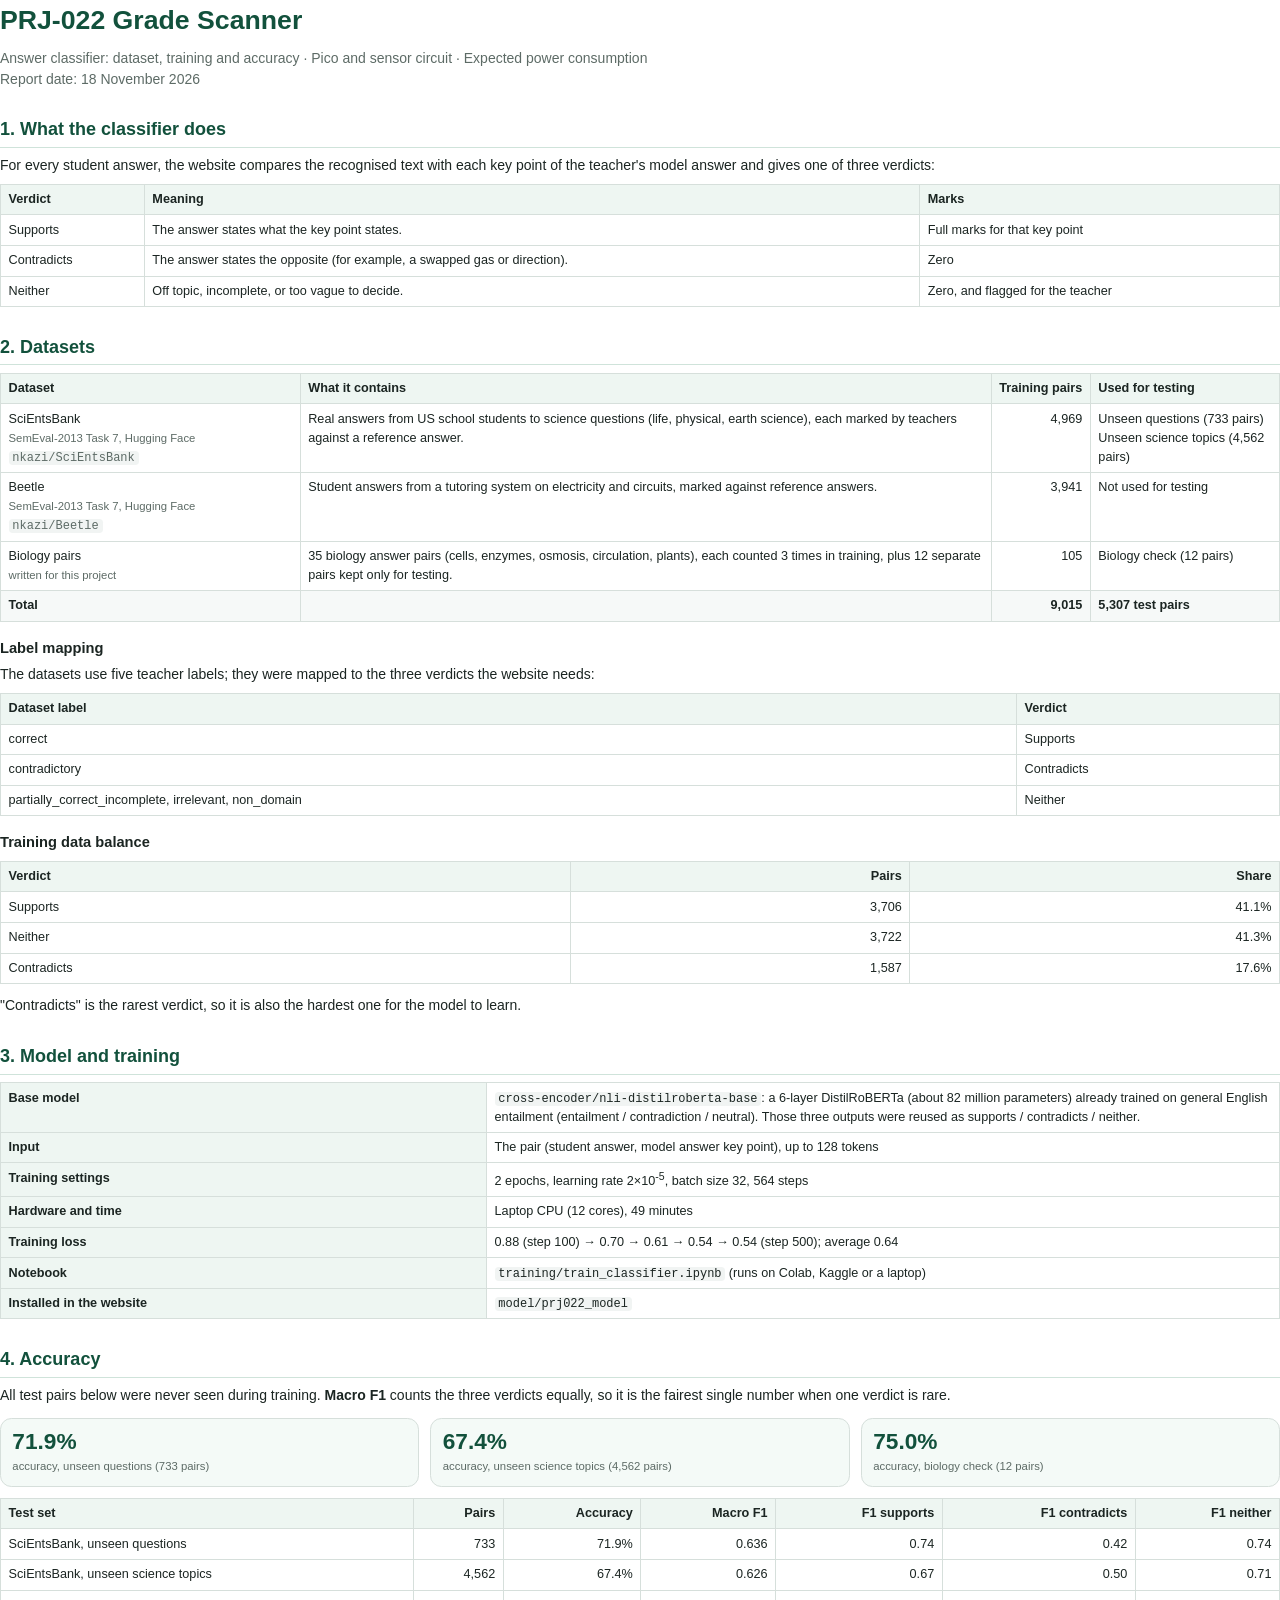
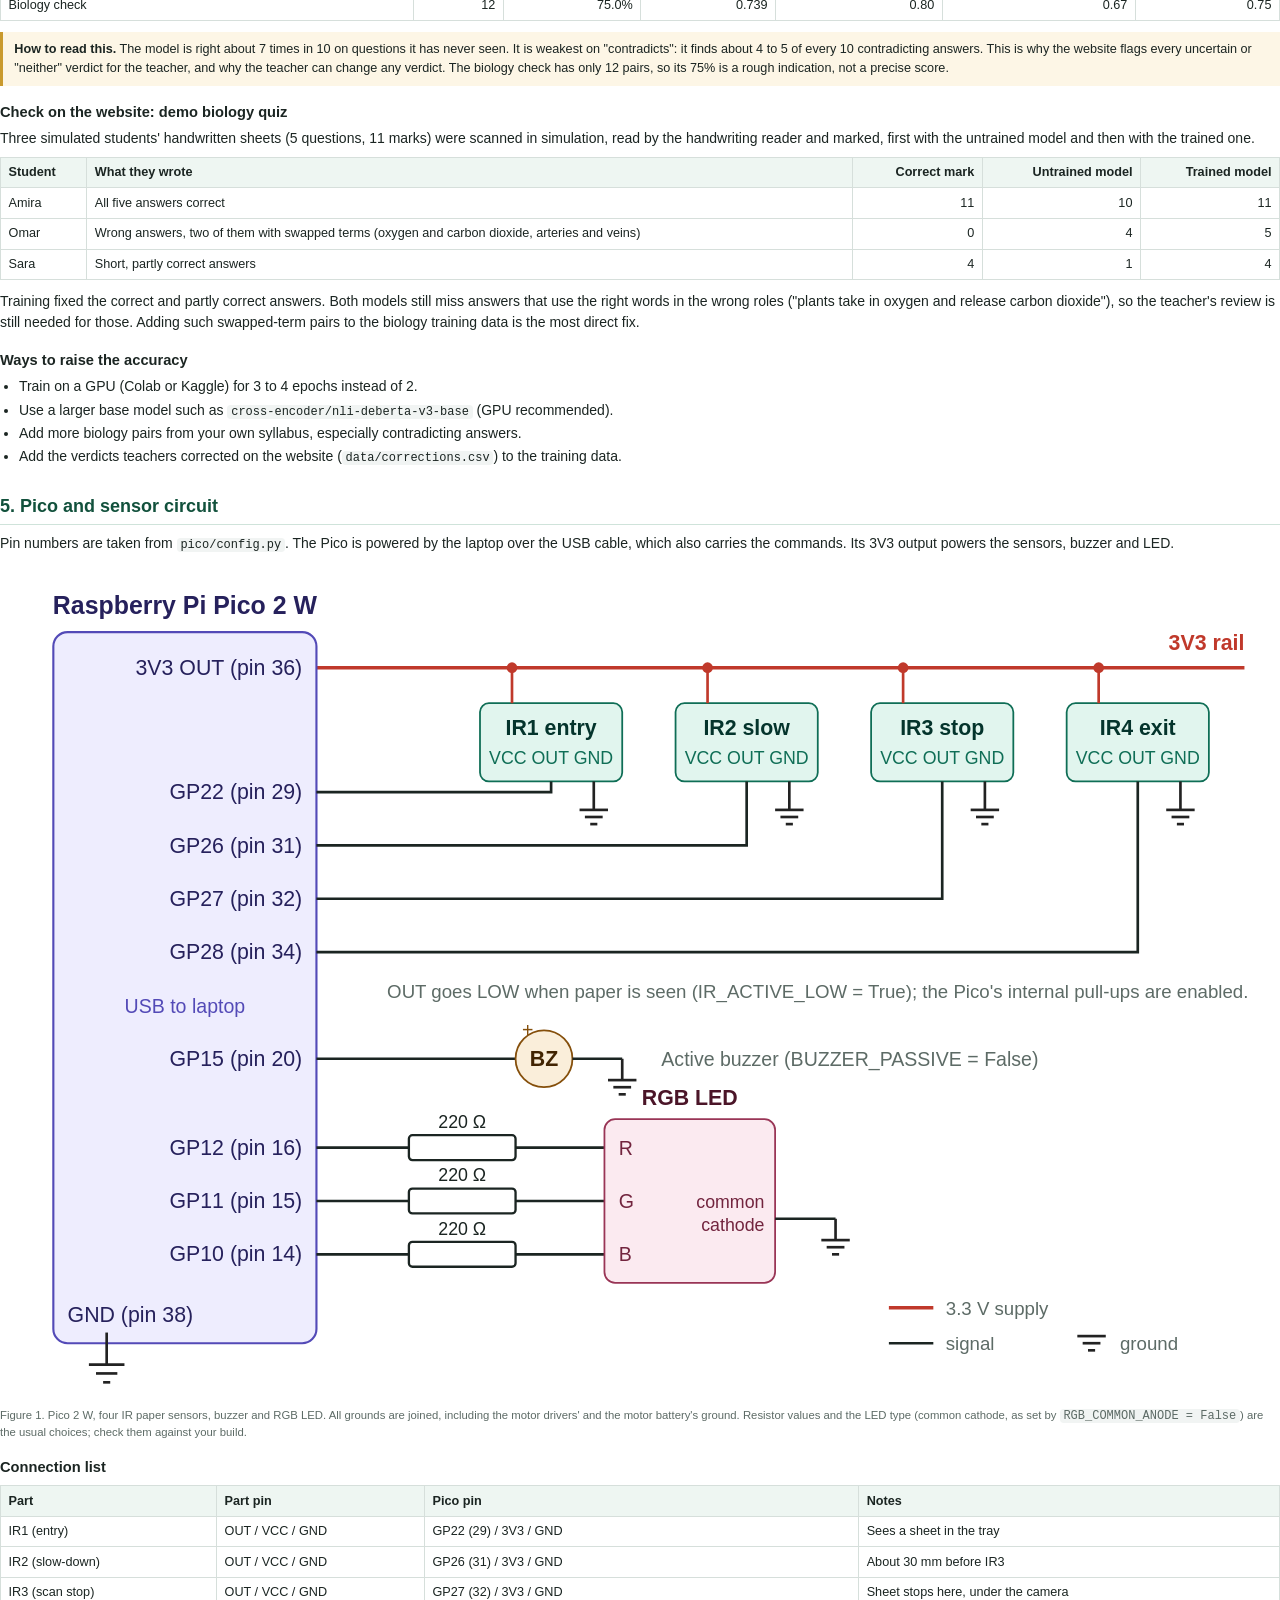
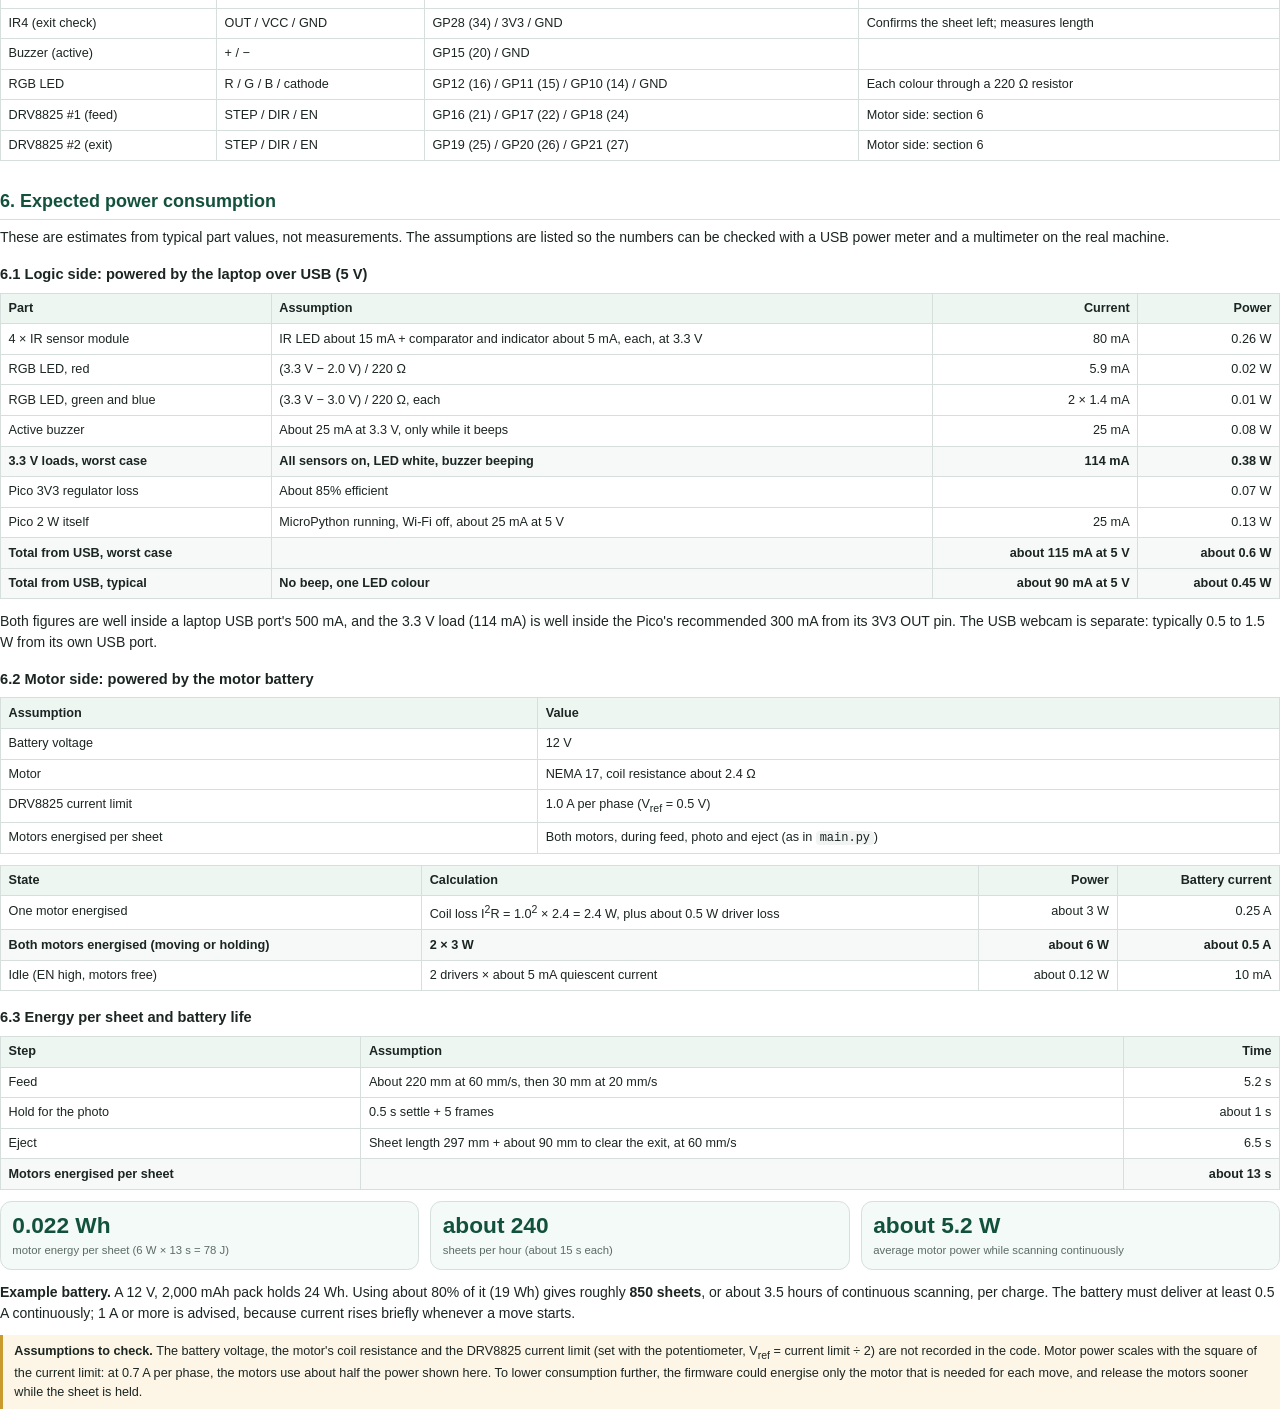
<file: docs/report.html>
<!doctype html>
<html lang="en">
<head>
<meta charset="utf-8">
<title>PRJ-022 Grade Scanner: model, dataset and power report</title>
<style>
  @page { size: A4; margin: 16mm 15mm 16mm 15mm; }
  * { box-sizing: border-box; }
  body { font: 10.5pt/1.5 "Segoe UI", Arial, sans-serif; color: #1b2522; margin: 0; }
  h1 { font-size: 20pt; margin: 0 0 2mm; color: #12513c; }
  h2 { font-size: 13.5pt; margin: 7mm 0 2mm; color: #12513c; border-bottom: 1.5px solid #cfe3da; padding-bottom: 1mm; }
  h3 { font-size: 11pt; margin: 4mm 0 1.5mm; }
  h2, h3 { page-break-after: avoid; }
  p { margin: 1.5mm 0; }
  .sub { color: #5d6b66; margin-bottom: 4mm; }
  table { border-collapse: collapse; width: 100%; margin: 2mm 0 3mm; font-size: 9.5pt; page-break-inside: avoid; }
  th, td { border: 1px solid #d6dfdb; padding: 1.4mm 2mm; text-align: left; vertical-align: top; }
  th { background: #eef6f2; font-weight: 600; }
  td.n, th.n { text-align: right; white-space: nowrap; }
  tr.total td { font-weight: 600; background: #f6f9f8; }
  .box { border: 1px solid #d6dfdb; border-radius: 3mm; padding: 3mm 4mm; margin: 3mm 0; background: #fafcfb; page-break-inside: avoid; }
  .note { border-left: 3px solid #c99a2e; background: #fdf6e6; padding: 2mm 3mm; margin: 3mm 0; font-size: 9.5pt; page-break-inside: avoid; }
  .kpis { display: flex; gap: 3mm; margin: 3mm 0; }
  .kpi { flex: 1; border: 1px solid #d6dfdb; border-radius: 3mm; padding: 2.5mm 3mm; background: #f4faf7; }
  .kpi b { display: block; font-size: 17pt; color: #12513c; line-height: 1.2; }
  .kpi span { font-size: 8.5pt; color: #5d6b66; }
  .figure { page-break-inside: avoid; margin: 2mm 0 1mm; }
  .caption { font-size: 8.5pt; color: #5d6b66; margin-top: 1mm; }
  .page-break { page-break-before: always; }
  code { font: 9pt Consolas, monospace; background: #f1f4f3; padding: 0 1mm; border-radius: 1mm; }
  ul { margin: 1mm 0 2mm; padding-left: 5mm; }
  li { margin: 0.6mm 0; }
</style>
</head>
<body>

<h1>PRJ-022 Grade Scanner</h1>
<div class="sub">Answer classifier: dataset, training and accuracy &middot; Pico and sensor circuit &middot; Expected power consumption<br>
Report date: 18 November 2026</div>

<h2>1. What the classifier does</h2>
<p>For every student answer, the website compares the recognised text with each key point of the
teacher's model answer and gives one of three verdicts:</p>
<table>
  <tr><th>Verdict</th><th>Meaning</th><th>Marks</th></tr>
  <tr><td>Supports</td><td>The answer states what the key point states.</td><td>Full marks for that key point</td></tr>
  <tr><td>Contradicts</td><td>The answer states the opposite (for example, a swapped gas or direction).</td><td>Zero</td></tr>
  <tr><td>Neither</td><td>Off topic, incomplete, or too vague to decide.</td><td>Zero, and flagged for the teacher</td></tr>
</table>

<h2>2. Datasets</h2>
<table>
  <tr><th>Dataset</th><th>What it contains</th><th class="n">Training pairs</th><th>Used for testing</th></tr>
  <tr><td>SciEntsBank<br><span class="caption">SemEval-2013 Task 7, Hugging Face <code>nkazi/SciEntsBank</code></span></td>
      <td>Real answers from US school students to science questions (life, physical, earth science), each marked by teachers against a reference answer.</td>
      <td class="n">4,969</td><td>Unseen questions (733 pairs)<br>Unseen science topics (4,562 pairs)</td></tr>
  <tr><td>Beetle<br><span class="caption">SemEval-2013 Task 7, Hugging Face <code>nkazi/Beetle</code></span></td>
      <td>Student answers from a tutoring system on electricity and circuits, marked against reference answers.</td>
      <td class="n">3,941</td><td>Not used for testing</td></tr>
  <tr><td>Biology pairs<br><span class="caption">written for this project</span></td>
      <td>35 biology answer pairs (cells, enzymes, osmosis, circulation, plants), each counted 3 times in training, plus 12 separate pairs kept only for testing.</td>
      <td class="n">105</td><td>Biology check (12 pairs)</td></tr>
  <tr class="total"><td>Total</td><td></td><td class="n">9,015</td><td>5,307 test pairs</td></tr>
</table>

<h3>Label mapping</h3>
<p>The datasets use five teacher labels; they were mapped to the three verdicts the website needs:</p>
<table>
  <tr><th>Dataset label</th><th>Verdict</th></tr>
  <tr><td>correct</td><td>Supports</td></tr>
  <tr><td>contradictory</td><td>Contradicts</td></tr>
  <tr><td>partially_correct_incomplete, irrelevant, non_domain</td><td>Neither</td></tr>
</table>

<h3>Training data balance</h3>
<table>
  <tr><th>Verdict</th><th class="n">Pairs</th><th class="n">Share</th></tr>
  <tr><td>Supports</td><td class="n">3,706</td><td class="n">41.1%</td></tr>
  <tr><td>Neither</td><td class="n">3,722</td><td class="n">41.3%</td></tr>
  <tr><td>Contradicts</td><td class="n">1,587</td><td class="n">17.6%</td></tr>
</table>
<p>"Contradicts" is the rarest verdict, so it is also the hardest one for the model to learn.</p>

<h2>3. Model and training</h2>
<table>
  <tr><th style="width:38%">Base model</th><td><code>cross-encoder/nli-distilroberta-base</code>: a 6-layer DistilRoBERTa
    (about 82 million parameters) already trained on general English entailment
    (entailment / contradiction / neutral). Those three outputs were reused as supports / contradicts / neither.</td></tr>
  <tr><th>Input</th><td>The pair (student answer, model answer key point), up to 128 tokens</td></tr>
  <tr><th>Training settings</th><td>2 epochs, learning rate 2&times;10<sup>-5</sup>, batch size 32, 564 steps</td></tr>
  <tr><th>Hardware and time</th><td>Laptop CPU (12 cores), 49 minutes</td></tr>
  <tr><th>Training loss</th><td>0.88 (step 100) &rarr; 0.70 &rarr; 0.61 &rarr; 0.54 &rarr; 0.54 (step 500); average 0.64</td></tr>
  <tr><th>Notebook</th><td><code>training/train_classifier.ipynb</code> (runs on Colab, Kaggle or a laptop)</td></tr>
  <tr><th>Installed in the website</th><td><code>model/prj022_model</code></td></tr>
</table>

<h2>4. Accuracy</h2>
<p>All test pairs below were never seen during training. <b>Macro F1</b> counts the three verdicts
equally, so it is the fairest single number when one verdict is rare.</p>
<div class="kpis">
  <div class="kpi"><b>71.9%</b><span>accuracy, unseen questions (733 pairs)</span></div>
  <div class="kpi"><b>67.4%</b><span>accuracy, unseen science topics (4,562 pairs)</span></div>
  <div class="kpi"><b>75.0%</b><span>accuracy, biology check (12 pairs)</span></div>
</div>
<table>
  <tr><th>Test set</th><th class="n">Pairs</th><th class="n">Accuracy</th><th class="n">Macro F1</th>
      <th class="n">F1 supports</th><th class="n">F1 contradicts</th><th class="n">F1 neither</th></tr>
  <tr><td>SciEntsBank, unseen questions</td><td class="n">733</td><td class="n">71.9%</td><td class="n">0.636</td><td class="n">0.74</td><td class="n">0.42</td><td class="n">0.74</td></tr>
  <tr><td>SciEntsBank, unseen science topics</td><td class="n">4,562</td><td class="n">67.4%</td><td class="n">0.626</td><td class="n">0.67</td><td class="n">0.50</td><td class="n">0.71</td></tr>
  <tr><td>Biology check</td><td class="n">12</td><td class="n">75.0%</td><td class="n">0.739</td><td class="n">0.80</td><td class="n">0.67</td><td class="n">0.75</td></tr>
</table>
<div class="note"><b>How to read this.</b> The model is right about 7 times in 10 on questions it has never seen.
It is weakest on "contradicts": it finds about 4 to 5 of every 10 contradicting answers. This is why the
website flags every uncertain or "neither" verdict for the teacher, and why the teacher can change any verdict.
The biology check has only 12 pairs, so its 75% is a rough indication, not a precise score.</div>

<h3>Check on the website: demo biology quiz</h3>
<p>Three simulated students' handwritten sheets (5 questions, 11 marks) were scanned in simulation, read by the
handwriting reader and marked, first with the untrained model and then with the trained one.</p>
<table>
  <tr><th>Student</th><th>What they wrote</th><th class="n">Correct mark</th><th class="n">Untrained model</th><th class="n">Trained model</th></tr>
  <tr><td>Amira</td><td>All five answers correct</td><td class="n">11</td><td class="n">10</td><td class="n">11</td></tr>
  <tr><td>Omar</td><td>Wrong answers, two of them with swapped terms (oxygen and carbon dioxide, arteries and veins)</td><td class="n">0</td><td class="n">4</td><td class="n">5</td></tr>
  <tr><td>Sara</td><td>Short, partly correct answers</td><td class="n">4</td><td class="n">1</td><td class="n">4</td></tr>
</table>
<p>Training fixed the correct and partly correct answers. Both models still miss answers that use the right words
in the wrong roles ("plants take in oxygen and release carbon dioxide"), so the teacher's review is still needed
for those. Adding such swapped-term pairs to the biology training data is the most direct fix.</p>

<h3>Ways to raise the accuracy</h3>
<ul>
  <li>Train on a GPU (Colab or Kaggle) for 3 to 4 epochs instead of 2.</li>
  <li>Use a larger base model such as <code>cross-encoder/nli-deberta-v3-base</code> (GPU recommended).</li>
  <li>Add more biology pairs from your own syllabus, especially contradicting answers.</li>
  <li>Add the verdicts teachers corrected on the website (<code>data/corrections.csv</code>) to the training data.</li>
</ul>

<h2 style="page-break-before: always">5. Pico and sensor circuit</h2>
<p>Pin numbers are taken from <code>pico/config.py</code>. The Pico is powered by the laptop over the USB cable,
which also carries the commands. Its 3V3 output powers the sensors, buzzer and LED.</p>

<div class="figure">
<svg viewBox="0 0 720 470" width="100%" xmlns="http://www.w3.org/2000/svg" font-family="Segoe UI, Arial, sans-serif" font-size="12">
  <!-- 3V3 rail -->
  <line x1="178" y1="60" x2="700" y2="60" stroke="#c0392b" stroke-width="2"/>
  <text x="700" y="50" text-anchor="end" fill="#c0392b" font-weight="600">3V3 rail</text>

  <!-- Pico -->
  <rect x="30" y="40" width="148" height="400" rx="8" fill="#eeedfe" stroke="#534ab7" stroke-width="1.2"/>
  <text x="104" y="30" text-anchor="middle" font-weight="700" font-size="14" fill="#26215c">Raspberry Pi Pico 2 W</text>
  <text x="104" y="254" text-anchor="middle" fill="#534ab7" font-size="11">USB to laptop</text>
  <g fill="#26215c" text-anchor="end">
    <text x="170" y="64">3V3 OUT (pin 36)</text>
    <text x="170" y="134">GP22 (pin 29)</text>
    <text x="170" y="164">GP26 (pin 31)</text>
    <text x="170" y="194">GP27 (pin 32)</text>
    <text x="170" y="224">GP28 (pin 34)</text>
    <text x="170" y="284">GP15 (pin 20)</text>
    <text x="170" y="334">GP12 (pin 16)</text>
    <text x="170" y="364">GP11 (pin 15)</text>
    <text x="170" y="394">GP10 (pin 14)</text>
  </g>
  <text x="38" y="428" fill="#26215c">GND (pin 38)</text>
  <line x1="60" y1="434" x2="60" y2="452" stroke="#222" stroke-width="1.5"/>
  <g stroke="#222" stroke-width="1.5"><line x1="50" y1="452" x2="70" y2="452"/><line x1="54" y1="457" x2="66" y2="457"/><line x1="58" y1="462" x2="62" y2="462"/></g>

  <!-- IR sensors: boxes, VCC to rail, GND symbol, OUT staircase -->
  <g>
    <rect x="270" y="80" width="80" height="44" rx="5" fill="#e1f5ee" stroke="#0f6e56"/>
    <text x="310" y="98" text-anchor="middle" font-weight="600" fill="#04342c">IR1 entry</text>
    <text x="310" y="114" text-anchor="middle" font-size="10" fill="#0f6e56">VCC OUT GND</text>
    <rect x="380" y="80" width="80" height="44" rx="5" fill="#e1f5ee" stroke="#0f6e56"/>
    <text x="420" y="98" text-anchor="middle" font-weight="600" fill="#04342c">IR2 slow</text>
    <text x="420" y="114" text-anchor="middle" font-size="10" fill="#0f6e56">VCC OUT GND</text>
    <rect x="490" y="80" width="80" height="44" rx="5" fill="#e1f5ee" stroke="#0f6e56"/>
    <text x="530" y="98" text-anchor="middle" font-weight="600" fill="#04342c">IR3 stop</text>
    <text x="530" y="114" text-anchor="middle" font-size="10" fill="#0f6e56">VCC OUT GND</text>
    <rect x="600" y="80" width="80" height="44" rx="5" fill="#e1f5ee" stroke="#0f6e56"/>
    <text x="640" y="98" text-anchor="middle" font-weight="600" fill="#04342c">IR4 exit</text>
    <text x="640" y="114" text-anchor="middle" font-size="10" fill="#0f6e56">VCC OUT GND</text>
  </g>
  <g stroke="#c0392b" stroke-width="1.5">
    <line x1="288" y1="60" x2="288" y2="80"/><line x1="398" y1="60" x2="398" y2="80"/>
    <line x1="508" y1="60" x2="508" y2="80"/><line x1="618" y1="60" x2="618" y2="80"/>
  </g>
  <g fill="#c0392b"><circle cx="288" cy="60" r="3"/><circle cx="398" cy="60" r="3"/><circle cx="508" cy="60" r="3"/><circle cx="618" cy="60" r="3"/></g>
  <g stroke="#1b2522" stroke-width="1.5" fill="none">
    <path d="M310 124 L310 130 L178 130"/>
    <path d="M420 124 L420 160 L178 160"/>
    <path d="M530 124 L530 190 L178 190"/>
    <path d="M640 124 L640 220 L178 220"/>
  </g>
  <g stroke="#222" stroke-width="1.5">
    <line x1="334" y1="124" x2="334" y2="140"/><line x1="326" y1="140" x2="342" y2="140"/><line x1="329" y1="144" x2="339" y2="144"/><line x1="332" y1="148" x2="336" y2="148"/>
    <line x1="444" y1="124" x2="444" y2="140"/><line x1="436" y1="140" x2="452" y2="140"/><line x1="439" y1="144" x2="449" y2="144"/><line x1="442" y1="148" x2="446" y2="148"/>
    <line x1="554" y1="124" x2="554" y2="140"/><line x1="546" y1="140" x2="562" y2="140"/><line x1="549" y1="144" x2="559" y2="144"/><line x1="552" y1="148" x2="556" y2="148"/>
    <line x1="664" y1="124" x2="664" y2="140"/><line x1="656" y1="140" x2="672" y2="140"/><line x1="659" y1="144" x2="669" y2="144"/><line x1="662" y1="148" x2="666" y2="148"/>
  </g>
  <text x="460" y="246" text-anchor="middle" font-size="10.5" fill="#5d6b66">OUT goes LOW when paper is seen (IR_ACTIVE_LOW = True); the Pico's internal pull-ups are enabled.</text>

  <!-- Buzzer -->
  <line x1="178" y1="280" x2="290" y2="280" stroke="#1b2522" stroke-width="1.5"/>
  <circle cx="306" cy="280" r="16" fill="#faeeda" stroke="#854f0b"/>
  <text x="306" y="284" text-anchor="middle" font-weight="600" fill="#412402">BZ</text>
  <text x="300" y="268" text-anchor="end" font-size="11" fill="#854f0b">+</text>
  <line x1="322" y1="280" x2="350" y2="280" stroke="#1b2522" stroke-width="1.5"/>
  <line x1="350" y1="280" x2="350" y2="292" stroke="#222" stroke-width="1.5"/>
  <g stroke="#222" stroke-width="1.5"><line x1="342" y1="292" x2="358" y2="292"/><line x1="345" y1="296" x2="355" y2="296"/><line x1="348" y1="300" x2="352" y2="300"/></g>
  <text x="372" y="284" font-size="11" fill="#5d6b66">Active buzzer (BUZZER_PASSIVE = False)</text>

  <!-- RGB LED with resistors -->
  <g stroke="#1b2522" stroke-width="1.5" fill="none">
    <line x1="178" y1="330" x2="230" y2="330"/><line x1="178" y1="360" x2="230" y2="360"/><line x1="178" y1="390" x2="230" y2="390"/>
    <line x1="290" y1="330" x2="340" y2="330"/><line x1="290" y1="360" x2="340" y2="360"/><line x1="290" y1="390" x2="340" y2="390"/>
  </g>
  <g fill="#fff" stroke="#1b2522" stroke-width="1.3">
    <rect x="230" y="323" width="60" height="14" rx="2"/><rect x="230" y="353" width="60" height="14" rx="2"/><rect x="230" y="383" width="60" height="14" rx="2"/>
  </g>
  <g font-size="10" text-anchor="middle" fill="#1b2522"><text x="260" y="319">220 &#937;</text><text x="260" y="349">220 &#937;</text><text x="260" y="379">220 &#937;</text></g>
  <rect x="340" y="314" width="96" height="92" rx="6" fill="#fbeaf0" stroke="#993556"/>
  <text x="388" y="306" text-anchor="middle" font-weight="600" fill="#4b1528">RGB LED</text>
  <g font-size="11" fill="#72243e"><text x="348" y="334">R</text><text x="348" y="364">G</text><text x="348" y="394">B</text></g>
  <text x="430" y="364" text-anchor="end" font-size="10" fill="#72243e">common</text>
  <text x="430" y="377" text-anchor="end" font-size="10" fill="#72243e">cathode</text>
  <line x1="436" y1="370" x2="470" y2="370" stroke="#1b2522" stroke-width="1.5"/>
  <line x1="470" y1="370" x2="470" y2="382" stroke="#222" stroke-width="1.5"/>
  <g stroke="#222" stroke-width="1.5"><line x1="462" y1="382" x2="478" y2="382"/><line x1="465" y1="386" x2="475" y2="386"/><line x1="468" y1="390" x2="472" y2="390"/></g>

  <!-- legend -->
  <g font-size="10.5" fill="#5d6b66">
    <line x1="500" y1="420" x2="525" y2="420" stroke="#c0392b" stroke-width="2"/><text x="532" y="424">3.3 V supply</text>
    <line x1="500" y1="440" x2="525" y2="440" stroke="#1b2522" stroke-width="1.5"/><text x="532" y="444">signal</text>
    <g stroke="#222" stroke-width="1.5"><line x1="606" y1="436" x2="622" y2="436"/><line x1="609" y1="440" x2="619" y2="440"/><line x1="612" y1="444" x2="616" y2="444"/></g><text x="630" y="444">ground</text>
  </g>
</svg>
<div class="caption">Figure 1. Pico 2 W, four IR paper sensors, buzzer and RGB LED. All grounds are joined, including
the motor drivers' and the motor battery's ground. Resistor values and the LED type (common cathode, as set by
<code>RGB_COMMON_ANODE = False</code>) are the usual choices; check them against your build.</div>
</div>

<h3>Connection list</h3>
<table>
  <tr><th>Part</th><th>Part pin</th><th>Pico pin</th><th>Notes</th></tr>
  <tr><td>IR1 (entry)</td><td>OUT / VCC / GND</td><td>GP22 (29) / 3V3 / GND</td><td>Sees a sheet in the tray</td></tr>
  <tr><td>IR2 (slow-down)</td><td>OUT / VCC / GND</td><td>GP26 (31) / 3V3 / GND</td><td>About 30 mm before IR3</td></tr>
  <tr><td>IR3 (scan stop)</td><td>OUT / VCC / GND</td><td>GP27 (32) / 3V3 / GND</td><td>Sheet stops here, under the camera</td></tr>
  <tr><td>IR4 (exit check)</td><td>OUT / VCC / GND</td><td>GP28 (34) / 3V3 / GND</td><td>Confirms the sheet left; measures length</td></tr>
  <tr><td>Buzzer (active)</td><td>+ / &minus;</td><td>GP15 (20) / GND</td><td></td></tr>
  <tr><td>RGB LED</td><td>R / G / B / cathode</td><td>GP12 (16) / GP11 (15) / GP10 (14) / GND</td><td>Each colour through a 220 &#937; resistor</td></tr>
  <tr><td>DRV8825 #1 (feed)</td><td>STEP / DIR / EN</td><td>GP16 (21) / GP17 (22) / GP18 (24)</td><td>Motor side: section 6</td></tr>
  <tr><td>DRV8825 #2 (exit)</td><td>STEP / DIR / EN</td><td>GP19 (25) / GP20 (26) / GP21 (27)</td><td>Motor side: section 6</td></tr>
</table>

<h2>6. Expected power consumption</h2>
<p>These are estimates from typical part values, not measurements. The assumptions are listed so the numbers
can be checked with a USB power meter and a multimeter on the real machine.</p>

<h3>6.1 Logic side: powered by the laptop over USB (5 V)</h3>
<table>
  <tr><th>Part</th><th>Assumption</th><th class="n">Current</th><th class="n">Power</th></tr>
  <tr><td>4 &times; IR sensor module</td><td>IR LED about 15 mA + comparator and indicator about 5 mA, each, at 3.3 V</td><td class="n">80 mA</td><td class="n">0.26 W</td></tr>
  <tr><td>RGB LED, red</td><td>(3.3 V &minus; 2.0 V) / 220 &#937;</td><td class="n">5.9 mA</td><td class="n">0.02 W</td></tr>
  <tr><td>RGB LED, green and blue</td><td>(3.3 V &minus; 3.0 V) / 220 &#937;, each</td><td class="n">2 &times; 1.4 mA</td><td class="n">0.01 W</td></tr>
  <tr><td>Active buzzer</td><td>About 25 mA at 3.3 V, only while it beeps</td><td class="n">25 mA</td><td class="n">0.08 W</td></tr>
  <tr class="total"><td>3.3 V loads, worst case</td><td>All sensors on, LED white, buzzer beeping</td><td class="n">114 mA</td><td class="n">0.38 W</td></tr>
  <tr><td>Pico 3V3 regulator loss</td><td>About 85% efficient</td><td class="n"></td><td class="n">0.07 W</td></tr>
  <tr><td>Pico 2 W itself</td><td>MicroPython running, Wi-Fi off, about 25 mA at 5 V</td><td class="n">25 mA</td><td class="n">0.13 W</td></tr>
  <tr class="total"><td>Total from USB, worst case</td><td></td><td class="n">about 115 mA at 5 V</td><td class="n">about 0.6 W</td></tr>
  <tr class="total"><td>Total from USB, typical</td><td>No beep, one LED colour</td><td class="n">about 90 mA at 5 V</td><td class="n">about 0.45 W</td></tr>
</table>
<p>Both figures are well inside a laptop USB port's 500 mA, and the 3.3 V load (114 mA) is well inside the
Pico's recommended 300 mA from its 3V3 OUT pin. The USB webcam is separate: typically 0.5 to 1.5 W from its own USB port.</p>

<h3>6.2 Motor side: powered by the motor battery</h3>
<table>
  <tr><th style="width:42%">Assumption</th><th>Value</th></tr>
  <tr><td>Battery voltage</td><td>12 V</td></tr>
  <tr><td>Motor</td><td>NEMA 17, coil resistance about 2.4 &#937;</td></tr>
  <tr><td>DRV8825 current limit</td><td>1.0 A per phase (V<sub>ref</sub> = 0.5 V)</td></tr>
  <tr><td>Motors energised per sheet</td><td>Both motors, during feed, photo and eject (as in <code>main.py</code>)</td></tr>
</table>
<table>
  <tr><th>State</th><th>Calculation</th><th class="n">Power</th><th class="n">Battery current</th></tr>
  <tr><td>One motor energised</td><td>Coil loss I<sup>2</sup>R = 1.0<sup>2</sup> &times; 2.4 = 2.4 W, plus about 0.5 W driver loss</td><td class="n">about 3 W</td><td class="n">0.25 A</td></tr>
  <tr class="total"><td>Both motors energised (moving or holding)</td><td>2 &times; 3 W</td><td class="n">about 6 W</td><td class="n">about 0.5 A</td></tr>
  <tr><td>Idle (EN high, motors free)</td><td>2 drivers &times; about 5 mA quiescent current</td><td class="n">about 0.12 W</td><td class="n">10 mA</td></tr>
</table>

<h3>6.3 Energy per sheet and battery life</h3>
<table>
  <tr><th>Step</th><th>Assumption</th><th class="n">Time</th></tr>
  <tr><td>Feed</td><td>About 220 mm at 60 mm/s, then 30 mm at 20 mm/s</td><td class="n">5.2 s</td></tr>
  <tr><td>Hold for the photo</td><td>0.5 s settle + 5 frames</td><td class="n">about 1 s</td></tr>
  <tr><td>Eject</td><td>Sheet length 297 mm + about 90 mm to clear the exit, at 60 mm/s</td><td class="n">6.5 s</td></tr>
  <tr class="total"><td>Motors energised per sheet</td><td></td><td class="n">about 13 s</td></tr>
</table>
<div class="kpis">
  <div class="kpi"><b>0.022 Wh</b><span>motor energy per sheet (6 W &times; 13 s = 78 J)</span></div>
  <div class="kpi"><b>about 240</b><span>sheets per hour (about 15 s each)</span></div>
  <div class="kpi"><b>about 5.2 W</b><span>average motor power while scanning continuously</span></div>
</div>
<p><b>Example battery.</b> A 12 V, 2,000 mAh pack holds 24 Wh. Using about 80% of it (19 Wh) gives roughly
<b>850 sheets</b>, or about 3.5 hours of continuous scanning, per charge. The battery must deliver at least
0.5 A continuously; 1 A or more is advised, because current rises briefly whenever a move starts.</p>

<div class="note"><b>Assumptions to check.</b> The battery voltage, the motor's coil resistance and the DRV8825
current limit (set with the potentiometer, V<sub>ref</sub> = current limit &divide; 2) are not recorded in the code.
Motor power scales with the square of the current limit: at 0.7 A per phase, the motors use about half the power
shown here. To lower consumption further, the firmware could energise only the motor that is needed for each move,
and release the motors sooner while the sheet is held.</div>

</body>
</html>
</file>
